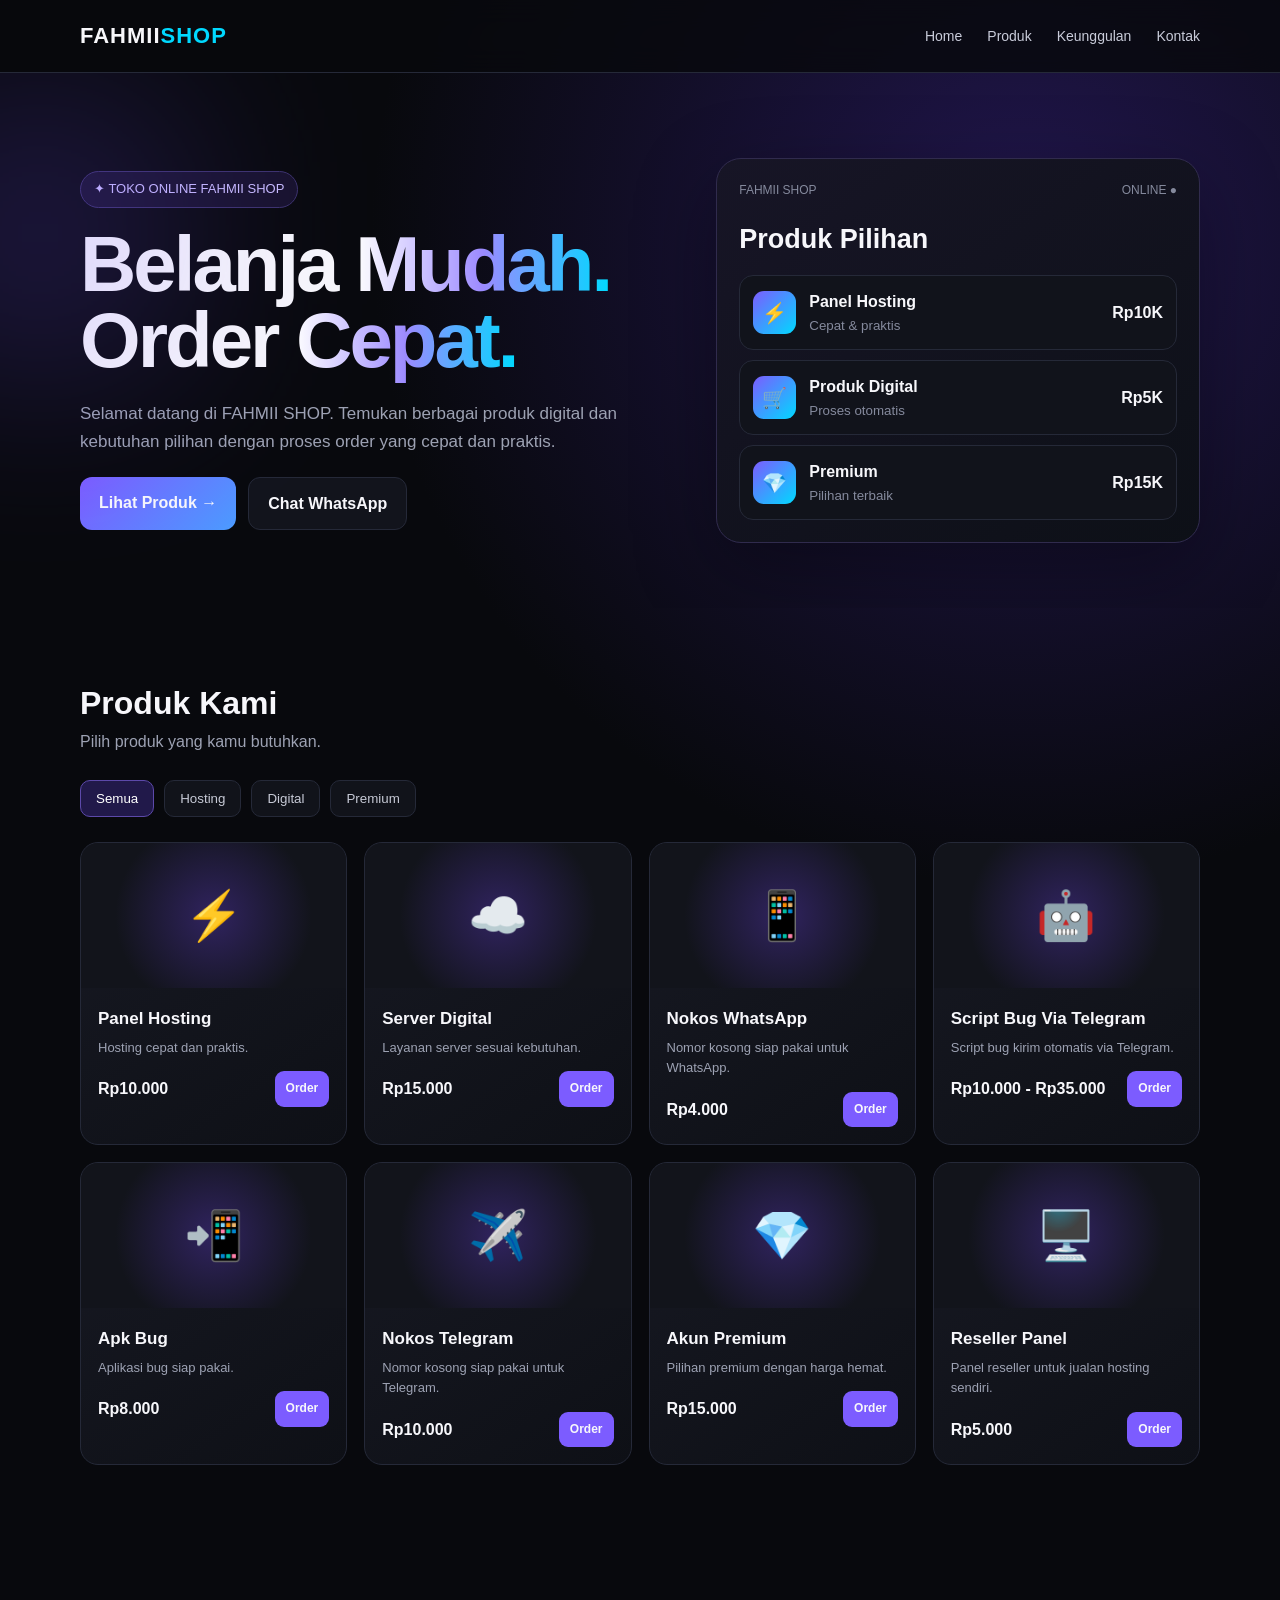
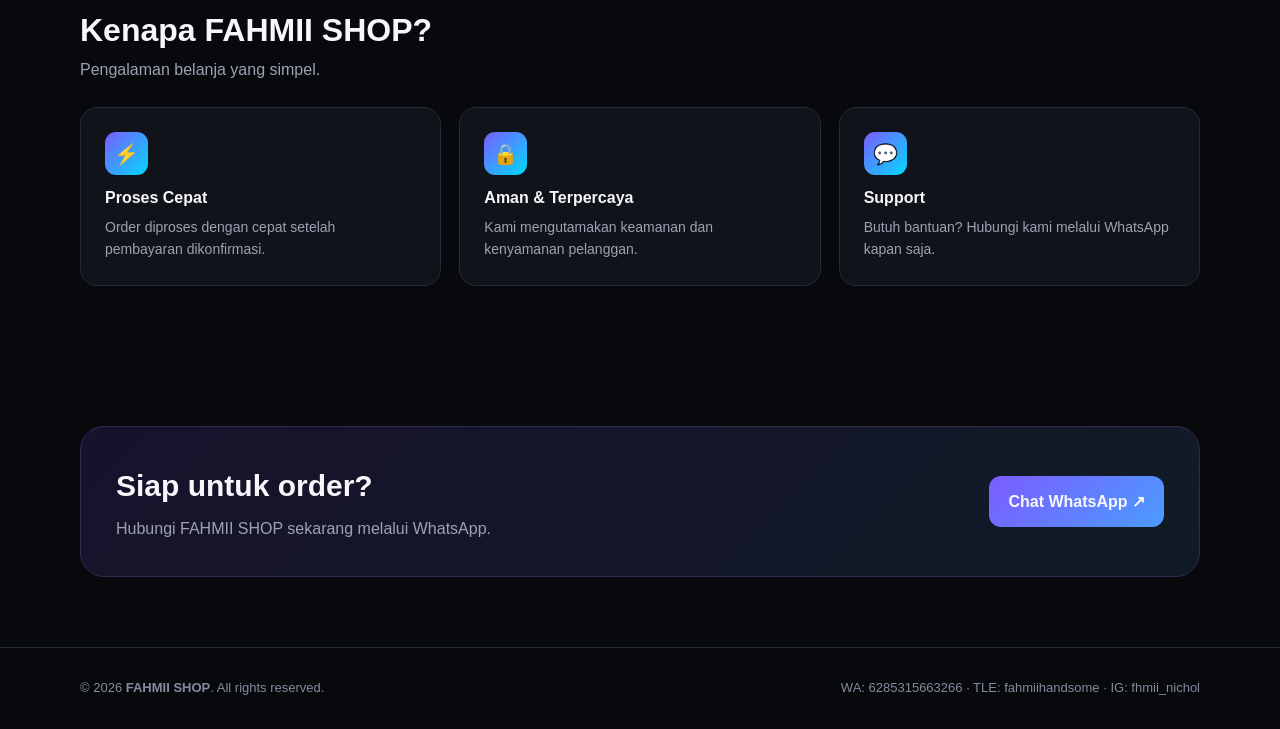
<file: index-5.html>
<!DOCTYPE html>
<html lang="id">
<head>
<meta charset="UTF-8">
<meta name="viewport" content="width=device-width, initial-scale=1.0">
<title>FAHMII SHOP</title>
<meta name="description" content="FAHMII SHOP - Marketplace modern dan terpercaya.">
<style>
*{box-sizing:border-box;margin:0;padding:0}
:root{--bg:#08090d;--card:#11131a;--card2:#171923;--text:#f7f7fb;--muted:#9da2b3;--accent:#7c5cff;--accent2:#00d9ff;--line:#252938}
html{scroll-behavior:smooth}
body{font-family:Arial,Helvetica,sans-serif;background:radial-gradient(circle at 80% 10%,#21164d 0,transparent 28%),var(--bg);color:var(--text);line-height:1.6}
a{text-decoration:none;color:inherit}
.container{width:min(1120px,92%);margin:auto}
nav{position:sticky;top:0;z-index:20;background:rgba(8,9,13,.82);backdrop-filter:blur(14px);border-bottom:1px solid var(--line)}
.navbar{height:72px;display:flex;align-items:center;justify-content:space-between}
.logo{font-size:22px;font-weight:900;letter-spacing:1px}.logo span{color:var(--accent2)}
.navlinks{display:flex;gap:25px;color:#c9ccda;font-size:14px}
.navlinks a:hover{color:white}
.menu{display:none;background:none;border:0;color:white;font-size:25px}
.hero{padding:85px 0 65px;position:relative;overflow:hidden}
.hero:before{content:"";position:absolute;width:280px;height:280px;background:#704cff;filter:blur(100px);opacity:.22;left:-100px;top:20px}
.hero-grid{display:grid;grid-template-columns:1.1fr .9fr;gap:45px;align-items:center}
.badge{display:inline-block;padding:7px 13px;border:1px solid #3c326c;background:#17122c;border-radius:30px;color:#c9bcff;font-size:13px;margin-bottom:18px}
h1{font-size:clamp(42px,7vw,78px);line-height:.98;letter-spacing:-3px}
.gradient{background:linear-gradient(90deg,#fff,#9c8aff,#00d9ff);-webkit-background-clip:text;background-clip:text;color:transparent}
.hero p{color:var(--muted);max-width:580px;margin:22px 0;font-size:17px}
.buttons{display:flex;gap:12px;flex-wrap:wrap}
.btn{padding:13px 19px;border-radius:12px;font-weight:700;border:1px solid var(--line);display:inline-block}
.btn-primary{background:linear-gradient(135deg,var(--accent),#4b9cff);border:0}
.btn-secondary{background:#12141c}
.btn:hover{transform:translateY(-2px)}
.showcase{background:linear-gradient(145deg,#171526,#0d1017);border:1px solid #302b4d;border-radius:25px;padding:22px;box-shadow:0 25px 80px rgba(0,0,0,.35)}
.mock-top{display:flex;justify-content:space-between;color:#858a9d;font-size:12px;margin-bottom:18px}
.mock-title{font-size:27px;font-weight:800;margin-bottom:14px}
.mock-item{display:flex;align-items:center;gap:13px;background:#11131b;border:1px solid var(--line);padding:13px;border-radius:14px;margin-top:10px}
.icon{width:43px;height:43px;border-radius:11px;background:linear-gradient(135deg,#7c5cff,#00d9ff);display:grid;place-items:center;font-size:20px}
.price{margin-left:auto;font-weight:800}
section{padding:70px 0}.section-head{display:flex;justify-content:space-between;align-items:end;margin-bottom:25px}
.section-head h2{font-size:32px}.section-head p{color:var(--muted)}
.categories{display:flex;gap:10px;flex-wrap:wrap}
.filter{padding:10px 15px;background:var(--card);border:1px solid var(--line);border-radius:10px;color:#c7cad6;cursor:pointer}
.filter.active,.filter:hover{background:#21194a;border-color:#5c49aa;color:white}
.products{display:grid;grid-template-columns:repeat(4,1fr);gap:17px}
.product{background:linear-gradient(145deg,var(--card2),#0e1016);border:1px solid var(--line);border-radius:18px;overflow:hidden;transition:.25s}
.product:hover{transform:translateY(-5px);border-color:#4b3c88}
.product-img{height:145px;display:grid;place-items:center;font-size:48px;background:radial-gradient(circle,#30235f,#12141b 65%)}
.product-body{padding:17px}.product-body h3{font-size:17px}.product-body p{color:var(--muted);font-size:13px;margin:5px 0 13px}
.product-foot{display:flex;align-items:center;justify-content:space-between;gap:8px}
.product-price{font-weight:900}.order{padding:8px 11px;border-radius:9px;background:var(--accent);font-size:12px;font-weight:700}
.features{display:grid;grid-template-columns:repeat(3,1fr);gap:18px}
.feature{padding:24px;background:var(--card);border:1px solid var(--line);border-radius:17px}.feature b{display:block;margin:10px 0 5px}.feature p{color:var(--muted);font-size:14px}
.contact{background:linear-gradient(135deg,#17122c,#101b25);border:1px solid #302b4d;border-radius:24px;padding:35px;display:flex;align-items:center;justify-content:space-between;gap:25px}
.contact h2{font-size:30px}.contact p{color:var(--muted);margin-top:6px}
footer{border-top:1px solid var(--line);padding:30px 0;color:#858a9d;font-size:13px}
.footer-flex{display:flex;justify-content:space-between;gap:20px;flex-wrap:wrap}
.toast{position:fixed;right:20px;bottom:20px;background:#171923;border:1px solid #343849;padding:13px 17px;border-radius:12px;display:none;z-index:50}
@media(max-width:850px){.hero-grid{grid-template-columns:1fr}.products{grid-template-columns:repeat(2,1fr)}.features{grid-template-columns:1fr}.navlinks{display:none}.menu{display:block}.contact{flex-direction:column;align-items:flex-start}}
@media(max-width:500px){.hero{padding-top:55px}.products{grid-template-columns:1fr}.section-head{display:block}.section-head p{margin-top:5px}h1{letter-spacing:-2px}.showcase{padding:17px}}
</style>
</head>
<body>

<nav>
  <div class="container navbar">
    <a href="#" class="logo">FAHMII<span>SHOP</span></a>
    <div class="navlinks">
      <a href="#home">Home</a><a href="#produk">Produk</a><a href="#keunggulan">Keunggulan</a><a href="#kontak">Kontak</a>
    </div>
    <button class="menu" onclick="toggleMenu()">☰</button>
  </div>
</nav>

<main id="home">
<section class="hero">
  <div class="container hero-grid">
    <div>
      <span class="badge">✦ TOKO ONLINE FAHMII SHOP</span>
      <h1>Belanja <span class="gradient">Mudah.</span><br>Order <span class="gradient">Cepat.</span></h1>
      <p>Selamat datang di FAHMII SHOP. Temukan berbagai produk digital dan kebutuhan pilihan dengan proses order yang cepat dan praktis.</p>
      <div class="buttons">
        <a class="btn btn-primary" href="#produk">Lihat Produk →</a>
        <a class="btn btn-secondary" href="https://wa.me/6285315663266" target="_blank">Chat WhatsApp</a>
      </div>
    </div>
    <div class="showcase">
      <div class="mock-top"><span>FAHMII SHOP</span><span>ONLINE ●</span></div>
      <div class="mock-title">Produk Pilihan</div>
      <div class="mock-item"><div class="icon">⚡</div><div><b>Panel Hosting</b><small style="display:block;color:#858a9d">Cepat & praktis</small></div><span class="price">Rp10K</span></div>
      <div class="mock-item"><div class="icon">🛒</div><div><b>Produk Digital</b><small style="display:block;color:#858a9d">Proses otomatis</small></div><span class="price">Rp5K</span></div>
      <div class="mock-item"><div class="icon">💎</div><div><b>Premium</b><small style="display:block;color:#858a9d">Pilihan terbaik</small></div><span class="price">Rp15K</span></div>
    </div>
  </div>
</section>

<section id="produk">
<div class="container">
  <div class="section-head">
    <div><h2>Produk Kami</h2><p>Pilih produk yang kamu butuhkan.</p></div>
  </div>
  <div class="categories">
    <button class="filter active" onclick="filterProducts('all',this)">Semua</button>
    <button class="filter" onclick="filterProducts('hosting',this)">Hosting</button>
    <button class="filter" onclick="filterProducts('digital',this)">Digital</button>
    <button class="filter" onclick="filterProducts('premium',this)">Premium</button>
  </div>
  <br>
  <div class="products">
    <article class="product" data-cat="hosting"><div class="product-img">⚡</div><div class="product-body"><h3>Panel Hosting</h3><p>Hosting cepat dan praktis.</p><div class="product-foot"><span class="product-price">Rp10.000</span><a class="order" href="https://wa.me/6285315663266?text=Halo%20FAHMII%20SHOP,%20saya%20ingin%20order%20Panel%20Hosting." target="_blank">Order</a></div></div></article>
    <article class="product" data-cat="hosting"><div class="product-img">☁️</div><div class="product-body"><h3>Server Digital</h3><p>Layanan server sesuai kebutuhan.</p><div class="product-foot"><span class="product-price">Rp15.000</span><a class="order" href="https://wa.me/6285315663266?text=Halo%20FAHMII%20SHOP,%20saya%20ingin%20order%20Server%20Digital." target="_blank">Order</a></div></div></article>
    <article class="product" data-cat="digital"><div class="product-img">📱</div><div class="product-body"><h3>Nokos WhatsApp</h3><p>Nomor kosong siap pakai untuk WhatsApp.</p><div class="product-foot"><span class="product-price">Rp4.000</span><a class="order" href="https://wa.me/6285315663266?text=Halo%20FAHMII%20SHOP,%20saya%20ingin%20order%20Nokos%20WhatsApp." target="_blank">Order</a></div></div></article>
    <article class="product" data-cat="digital"><div class="product-img">🤖</div><div class="product-body"><h3>Script Bug Via Telegram</h3><p>Script bug kirim otomatis via Telegram.</p><div class="product-foot"><span class="product-price">Rp10.000 - Rp35.000</span><a class="order" href="https://wa.me/6285315663266?text=Halo%20FAHMII%20SHOP,%20saya%20ingin%20order%20Script%20Bug%20Via%20Telegram." target="_blank">Order</a></div></div></article>
    <article class="product" data-cat="digital"><div class="product-img">📲</div><div class="product-body"><h3>Apk Bug</h3><p>Aplikasi bug siap pakai.</p><div class="product-foot"><span class="product-price">Rp8.000</span><a class="order" href="https://wa.me/6285315663266?text=Halo%20FAHMII%20SHOP,%20saya%20ingin%20order%20Apk%20Bug." target="_blank">Order</a></div></div></article>
    <article class="product" data-cat="digital"><div class="product-img">✈️</div><div class="product-body"><h3>Nokos Telegram</h3><p>Nomor kosong siap pakai untuk Telegram.</p><div class="product-foot"><span class="product-price">Rp10.000</span><a class="order" href="https://wa.me/6285315663266?text=Halo%20FAHMII%20SHOP,%20saya%20ingin%20order%20Nokos%20Telegram." target="_blank">Order</a></div></div></article>
    <article class="product" data-cat="premium"><div class="product-img">💎</div><div class="product-body"><h3>Akun Premium</h3><p>Pilihan premium dengan harga hemat.</p><div class="product-foot"><span class="product-price">Rp15.000</span><a class="order" href="https://wa.me/6285315663266?text=Halo%20FAHMII%20SHOP,%20saya%20ingin%20order%20Akun%20Premium." target="_blank">Order</a></div></div></article>
    <article class="product" data-cat="hosting"><div class="product-img">🖥️</div><div class="product-body"><h3>Reseller Panel</h3><p>Panel reseller untuk jualan hosting sendiri.</p><div class="product-foot"><span class="product-price">Rp5.000</span><a class="order" href="https://wa.me/6285315663266?text=Halo%20FAHMII%20SHOP,%20saya%20ingin%20order%20Reseller%20Panel." target="_blank">Order</a></div></div></article>
  </div>
</div>
</section>

<section id="keunggulan">
<div class="container">
  <div class="section-head"><div><h2>Kenapa FAHMII SHOP?</h2><p>Pengalaman belanja yang simpel.</p></div></div>
  <div class="features">
    <div class="feature"><div class="icon">⚡</div><b>Proses Cepat</b><p>Order diproses dengan cepat setelah pembayaran dikonfirmasi.</p></div>
    <div class="feature"><div class="icon">🔒</div><b>Aman & Terpercaya</b><p>Kami mengutamakan keamanan dan kenyamanan pelanggan.</p></div>
    <div class="feature"><div class="icon">💬</div><b>Support</b><p>Butuh bantuan? Hubungi kami melalui WhatsApp kapan saja.</p></div>
  </div>
</div>
</section>

<section id="kontak">
<div class="container">
  <div class="contact">
    <div><h2>Siap untuk order?</h2><p>Hubungi FAHMII SHOP sekarang melalui WhatsApp.</p></div>
    <a class="btn btn-primary" href="https://wa.me/6285315663266" target="_blank">Chat WhatsApp ↗</a>
  </div>
</div>
</section>
</main>

<footer>
<div class="container footer-flex">
  <div>© 2026 <b>FAHMII SHOP</b>. All rights reserved.</div>
  <div>WA: 6285315663266 · TLE: fahmiihandsome · IG: fhmii_nichol</div>
</div>
</footer>
<div class="toast" id="toast">Menu navigasi dibuka</div>

<script>
function filterProducts(cat,btn){
  document.querySelectorAll('.filter').forEach(x=>x.classList.remove('active'));
  btn.classList.add('active');
  document.querySelectorAll('.product').forEach(p=>{
    p.style.display=(cat==='all'||p.dataset.cat===cat)?'block':'none';
  });
}
function toggleMenu(){
  const nav=document.querySelector('.navlinks');
  nav.style.display=nav.style.display==='flex'?'none':'flex';
  if(nav.style.display==='flex'){
    nav.style.position='absolute';nav.style.top='72px';nav.style.left='0';nav.style.right='0';
    nav.style.background='#0b0c11';nav.style.padding='18px 5%';nav.style.flexDirection='column';nav.style.borderBottom='1px solid #252938';
  }
}
</script>
</body>
</html>
</file>
